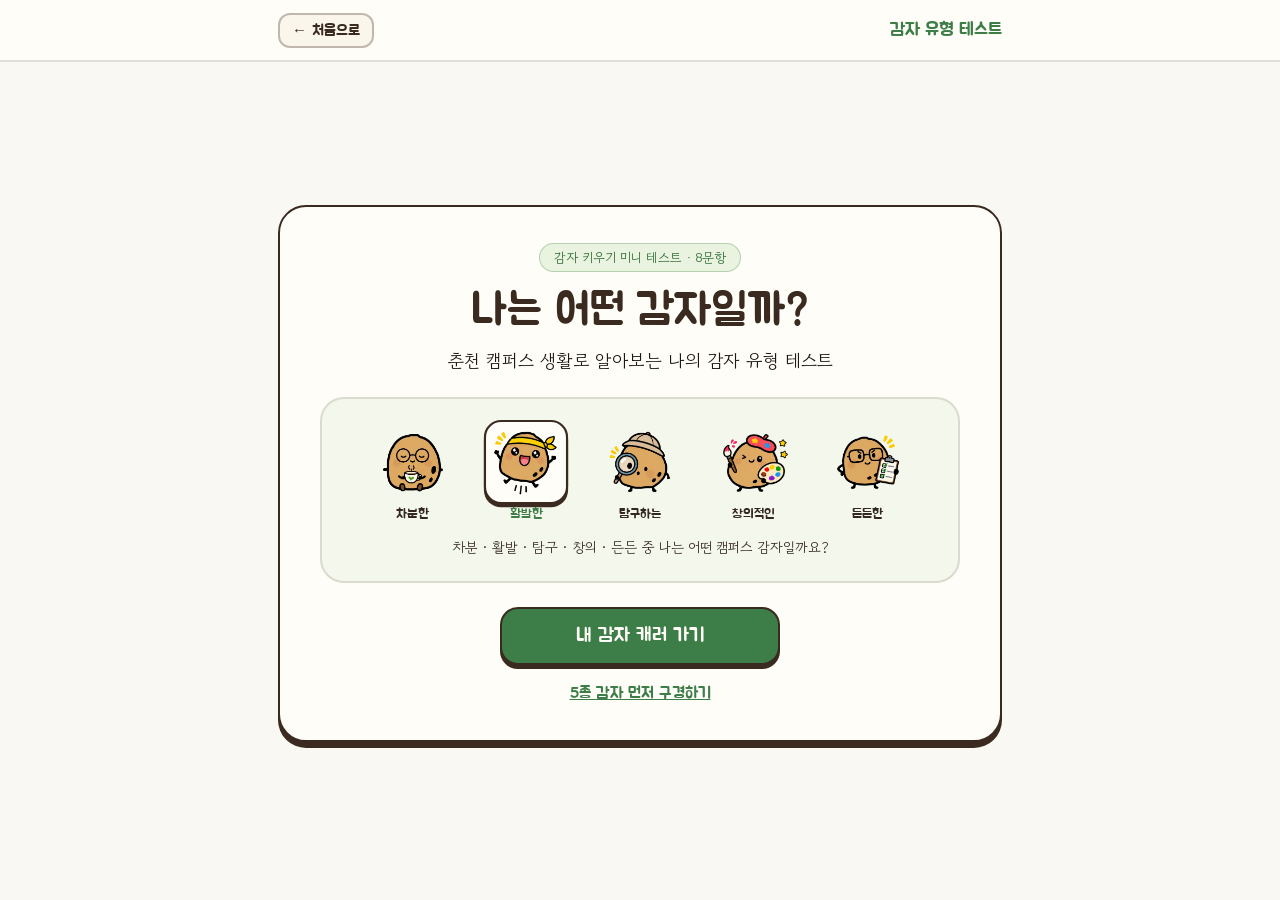
<file: quiz-export/potato-quiz.html>
<!DOCTYPE html>
<html lang="ko">
<head>
  <meta charset="UTF-8" />
  <meta name="viewport" content="width=device-width, initial-scale=1.0" />
  <title>나는 어떤 감자일까? — 감자 유형 테스트</title>
  <link rel="preconnect" href="https://fonts.googleapis.com" />
  <link rel="preconnect" href="https://fonts.gstatic.com" crossorigin />
  <link href="https://fonts.googleapis.com/css2?family=Gowun+Dodum&family=Jua&display=swap" rel="stylesheet" />
  <style>
    :root {
      --ink: #3a2a20;
      --body: #1f1712;
      --muted: #332720;
      --paper: #fffdf7;
      --bg: #faf8f2;
      --green: #3d7d47;
      --green-dark: #32693b;
      --meadow: #e9f3df;
      --font-display: "Jua", "Apple SD Gothic Neo", "Malgun Gothic", sans-serif;
      --font-body: "Gowun Dodum", "Apple SD Gothic Neo", "Malgun Gothic", sans-serif;
    }

    * { box-sizing: border-box; }
    body {
      margin: 0;
      min-height: 100vh;
      font-family: var(--font-body);
      color: var(--ink);
      background: var(--bg);
      word-break: keep-all;
      overflow-x: hidden;
      display: flex;
      flex-direction: column;
    }

    h1, h2, h3, .font-display { font-family: var(--font-display); font-weight: 400; margin: 0; }
    button { font-family: inherit; cursor: pointer; }
    a { text-decoration: none; }

    .topbar {
      position: sticky;
      top: 0;
      z-index: 30;
      background: rgba(255, 253, 247, 0.94);
      backdrop-filter: blur(8px);
      border-bottom: 2px solid rgba(58, 42, 32, 0.15);
    }
    .topbar-inner {
      max-width: 760px;
      margin: 0 auto;
      padding: 0 18px;
      height: 60px;
      display: flex;
      align-items: center;
      justify-content: space-between;
      gap: 12px;
    }
    .btn-home-top {
      display: inline-flex;
      align-items: center;
      gap: 6px;
      padding: 6px 12px;
      border-radius: 12px;
      background: #faf6ec;
      border: 2px solid rgba(58, 42, 32, 0.3);
      color: var(--ink);
      font-family: var(--font-display);
      font-size: 15px;
    }
    .btn-home-top:hover { background: #efe7d5; border-color: var(--ink); }

    .container {
      flex: 1;
      width: 100%;
      max-width: 760px;
      margin: 0 auto;
      padding: 32px 18px 48px;
      display: flex;
      flex-direction: column;
      justify-content: center;
    }
    .card {
      background: var(--paper);
      border: 2px solid var(--ink);
      border-radius: 28px;
      box-shadow: 0 6px 0 var(--ink);
      padding: 28px 24px;
    }
    @media (min-width: 640px) { .card { padding: 36px 40px; } }

    .pill {
      display: inline-flex;
      padding: 4px 14px;
      border-radius: 999px;
      background: var(--meadow);
      border: 1px solid rgba(61, 125, 71, 0.3);
      color: #2f6b38;
      font-size: 13px;
    }

    .intro-preview {
      margin: 24px 0;
      padding: 24px 14px;
      border-radius: 24px;
      background: #f4f8ec;
      border: 2px solid rgba(58, 42, 32, 0.14);
    }
    .intro-grid {
      display: grid;
      grid-template-columns: repeat(5, 1fr);
      gap: 8px;
      max-width: 560px;
      margin: 0 auto 14px;
      align-items: end;
    }
    .intro-item { display: flex; flex-direction: column; align-items: center; gap: 6px; }
    .intro-thumb {
      width: 52px;
      height: 52px;
      border-radius: 16px;
      padding: 4px;
      display: flex;
      align-items: center;
      justify-content: center;
      transition: transform 0.3s ease, background 0.3s ease, border-color 0.3s ease;
      animation: pq-float 2.8s ease-in-out infinite;
    }
    @media (min-width: 640px) { .intro-thumb { width: 78px; height: 78px; } }
    .intro-thumb.active {
      transform: scale(1.08);
      background: var(--paper);
      border: 2px solid var(--ink);
      box-shadow: 0 3px 0 var(--ink);
    }
    .intro-thumb img { width: 100%; height: 100%; object-fit: contain; }
    .intro-label { font-family: var(--font-display); font-size: 13px; color: var(--muted); white-space: nowrap; }
    .intro-label.active { color: var(--green); }

    .btn-primary {
      display: inline-flex;
      align-items: center;
      justify-content: center;
      gap: 8px;
      width: 100%;
      padding: 15px 24px;
      border-radius: 18px;
      background: var(--green);
      color: var(--paper);
      border: 2px solid var(--ink);
      box-shadow: 0 4px 0 var(--ink);
      font-family: var(--font-display);
      font-size: 19px;
      transition: transform 0.12s ease, background 0.15s ease;
    }
    .btn-primary:hover { background: var(--green-dark); }
    .btn-primary:active { transform: translateY(2px); }

    .btn-secondary {
      display: inline-flex;
      align-items: center;
      justify-content: center;
      gap: 6px;
      width: 100%;
      padding: 12px 16px;
      border-radius: 16px;
      background: var(--paper);
      color: var(--ink);
      border: 2px solid var(--ink);
      box-shadow: 0 3px 0 var(--ink);
      font-family: var(--font-display);
      font-size: 16px;
    }
    .btn-secondary:hover { background: #f5efe2; }

    .btn-subtle {
      display: inline-flex;
      align-items: center;
      justify-content: center;
      gap: 6px;
      width: 100%;
      padding: 11px 12px;
      border-radius: 12px;
      background: var(--bg);
      color: var(--body);
      border: 1px solid rgba(58, 42, 32, 0.25);
      font-family: var(--font-display);
      font-size: 15px;
    }
    .btn-subtle:hover { background: #efe8d8; }

    .progress-card {
      background: var(--paper);
      border: 2px solid var(--ink);
      border-radius: 22px;
      box-shadow: 0 4px 0 var(--ink);
      padding: 16px 20px;
      margin-bottom: 20px;
    }
    .progress-head { display: flex; justify-content: space-between; align-items: center; margin-bottom: 10px; }
    .track-wrap { position: relative; padding: 30px 14px 4px; }
    .track-potato {
      position: absolute;
      top: 0;
      transform: translateX(-50%);
      transition: left 0.3s ease-out;
      pointer-events: none;
    }
    .track-bar {
      height: 14px;
      border-radius: 999px;
      background: #e8dec9;
      border: 2px solid var(--ink);
      overflow: hidden;
    }
    .track-fill {
      height: 100%;
      border-radius: 999px;
      background: linear-gradient(90deg, #a67c52, #8b6239, #6cc070);
      transition: width 0.3s ease-out;
    }
    .track-dots { display: flex; justify-content: space-between; margin-top: 6px; padding: 0 2px; }
    .track-dot { width: 8px; height: 8px; border-radius: 50%; background: rgba(58, 42, 32, 0.2); }
    .track-dot.done { background: var(--green); }

    .choice-list { display: flex; flex-direction: column; gap: 10px; margin-top: 20px; }
    .choice-btn {
      width: 100%;
      text-align: left;
      padding: 14px 16px;
      border-radius: 16px;
      background: var(--bg);
      border: 2px solid rgba(58, 42, 32, 0.24);
      box-shadow: 0 3px 0 rgba(58, 42, 32, 0.15);
      display: flex;
      align-items: flex-start;
      gap: 12px;
      color: var(--body);
      font-size: 16px;
      line-height: 1.5;
      transition: transform 0.12s ease, background 0.15s ease, border-color 0.15s ease;
    }
    .choice-btn:hover { background: #f1f6e8; border-color: var(--ink); }
    .choice-btn.picked { background: #edf6e3; border-color: var(--green); box-shadow: 0 3px 0 var(--green); }
    .choice-btn.flash { background: var(--green); color: var(--paper); border-color: var(--ink); transform: translateY(2px); }
    .choice-num {
      width: 24px;
      height: 24px;
      border-radius: 50%;
      border: 1px solid rgba(58, 42, 32, 0.3);
      background: var(--paper);
      color: var(--ink);
      font-family: var(--font-display);
      font-size: 13px;
      display: inline-flex;
      align-items: center;
      justify-content: center;
      flex-shrink: 0;
      margin-top: 2px;
    }

    .result-medallion {
      width: 168px;
      height: 168px;
      margin: 14px auto 10px;
      border-radius: 28px;
      border: 2px solid rgba(58, 42, 32, 0.18);
      display: flex;
      align-items: center;
      justify-content: center;
      padding: 14px;
    }
    .result-medallion img { width: 100%; height: 100%; object-fit: contain; animation: pq-result-pop 0.58s cubic-bezier(0.22, 1, 0.36, 1) forwards; }

    .traits-box {
      background: var(--bg);
      border: 2px solid rgba(58, 42, 32, 0.15);
      border-radius: 18px;
      padding: 18px 20px;
      margin: 20px 0 16px;
    }
    .traits-list { list-style: none; padding: 0; margin: 12px 0 0; display: flex; flex-direction: column; gap: 10px; }
    .traits-list li { display: flex; gap: 8px; font-size: 16px; line-height: 1.5; color: var(--body); }

    .partner-box {
      background: #f2f8ea;
      border: 2px solid rgba(61, 125, 71, 0.3);
      border-radius: 18px;
      padding: 16px 18px;
      display: flex;
      align-items: center;
      justify-content: space-between;
      gap: 14px;
      margin-bottom: 20px;
    }
    .partner-thumb {
      width: 72px;
      height: 72px;
      border-radius: 16px;
      border: 2px solid rgba(58, 42, 32, 0.2);
      padding: 6px;
      flex-shrink: 0;
    }
    .partner-thumb img { width: 100%; height: 100%; object-fit: contain; }

    .grid-2 { display: grid; grid-template-columns: 1fr; gap: 10px; margin-top: 10px; }
    @media (min-width: 520px) { .grid-2 { grid-template-columns: 1fr 1fr; } }
    .grid-2-always { display: grid; grid-template-columns: 1fr 1fr; gap: 10px; margin-top: 10px; }

    .toast {
      position: fixed;
      bottom: 24px;
      left: 50%;
      transform: translateX(-50%);
      z-index: 60;
      background: var(--ink);
      color: var(--paper);
      font-family: var(--font-display);
      padding: 12px 20px;
      border-radius: 16px;
      box-shadow: 0 8px 24px rgba(0, 0, 0, 0.2);
      display: none;
    }
    .toast.show { display: block; animation: pq-step-in 0.25s ease; }

    .modal-backdrop {
      position: fixed;
      inset: 0;
      z-index: 50;
      background: rgba(58, 42, 32, 0.55);
      display: none;
      align-items: center;
      justify-content: center;
      padding: 16px;
    }
    .modal-backdrop.open { display: flex; }
    .modal-card {
      width: 100%;
      max-width: 640px;
      max-height: 85vh;
      overflow-y: auto;
      background: var(--paper);
      border: 2px solid var(--ink);
      border-radius: 26px;
      box-shadow: 0 8px 0 var(--ink);
      padding: 24px;
    }
    .dex-item {
      display: flex;
      align-items: center;
      gap: 14px;
      padding: 12px;
      border-radius: 16px;
      background: var(--bg);
      border: 2px solid rgba(58, 42, 32, 0.16);
      margin-top: 10px;
    }
    .dex-item.mine { background: #f2f9eb; border-color: var(--green); }
    .dex-img { width: 68px; height: 68px; border-radius: 14px; padding: 6px; border: 2px solid rgba(58, 42, 32, 0.18); flex-shrink: 0; }
    .dex-img img { width: 100%; height: 100%; object-fit: contain; }

    @keyframes pq-float { 0%, 100% { transform: translateY(0); } 50% { transform: translateY(-6px); } }
    @keyframes pq-dig-wobble {
      0%, 100% { transform: translateY(0) rotate(0); }
      25% { transform: translateY(-8px) rotate(-6deg); }
      55% { transform: translateY(2px) rotate(5deg); }
    }
    @keyframes pq-result-pop {
      0% { opacity: 0; transform: scale(0.65) translateY(16px); }
      60% { opacity: 1; transform: scale(1.07) translateY(-5px); }
      100% { opacity: 1; transform: scale(1) translateY(0); }
    }
    @keyframes pq-step-in { from { opacity: 0; transform: translateY(10px); } to { opacity: 1; transform: translateY(0); } }
    .step-in { animation: pq-step-in 0.28s ease; }
    .wobble { animation: pq-dig-wobble 0.65s ease-in-out infinite; }
  </style>
</head>
<body>
  <header class="topbar">
    <div class="topbar-inner">
      <button type="button" class="btn-home-top" id="btn-top-home">← 처음으로</button>
      <span class="font-display" style="color: var(--green); font-size: 18px;">감자 유형 테스트</span>
    </div>
  </header>

  <main class="container" id="app"></main>

  <div class="toast" id="toast" role="status" aria-live="polite">링크가 복사되었어요!</div>

  <div class="modal-backdrop" id="dex-modal" role="dialog" aria-modal="true" aria-label="5종 감자 도감">
    <div class="modal-card" id="dex-card"></div>
  </div>

  <script>
    // 이미지 기본 경로: 같은 폴더면 ".", public 하위면 "/public" 또는 "" 로 수정하세요.
    const IMAGE_BASE = "../public";
    const APP_LIVE_URL = "https://gamja-kiugi.vercel.app/";
    const ORDER = ["calm", "cheerful", "searching", "creative", "dependable"];
    const CIRCLED = ["①", "②", "③"];

    const RESULTS = {
      calm: {
        id: "calm", name: "차분한 감자", file: "calm%20potato.png",
        oneLiner: "신중하고 꼼꼼하게 생각한 뒤 움직이는 유형",
        traits: [
          "결정 전 조건과 디테일을 빠짐없이 체크함",
          "급한 상황에서도 중심을 잡아주는 팀의 브레이크",
          "나만의 페이스로 알짜 경험을 차곡차곡 쌓음"
        ],
        partnerId: "cheerful", partnerName: "활발한 감자", badgeBg: "#E9F3DF", stageBg: "#F1F7EA"
      },
      cheerful: {
        id: "cheerful", name: "활발한 감자", file: "cheerful%20potato.png",
        oneLiner: "에너지가 넘치고 사람들과 어울리는 걸 좋아하는 유형",
        traits: [
          "어색한 첫 조별과제 분위기를 5분 만에 녹임",
          "서포터즈·축제·대외활동 현장에서 에너지를 얻음",
          "사람들과 부딪히며 새로운 기회를 가장 먼저 발견함"
        ],
        partnerId: "calm", partnerName: "차분한 감자", badgeBg: "#FFF2CC", stageBg: "#FFF9E6"
      },
      searching: {
        id: "searching", name: "탐구하는 감자", file: "searching%20potato.png",
        oneLiner: "궁금한 걸 깊이 파고들고 새로운 지식을 찾는 유형",
        traits: [
          "관심 분야가 생기면 레퍼런스부터 끝까지 파고듦",
          "근거와 논리가 탄탄한 자료 조사 능력자",
          "숨겨진 공고나 알짜 정보를 남들보다 빠르게 찾아냄"
        ],
        partnerId: "creative", partnerName: "창의적인 감자", badgeBg: "#E6F1F8", stageBg: "#F1F7FB"
      },
      creative: {
        id: "creative", name: "창의적인 감자", file: "creative%20potato.png",
        oneLiner: "남다른 아이디어와 표현으로 새로운 걸 만드는 유형",
        traits: [
          "뻔한 과제 주제도 색다른 컨셉으로 뒤집어 버림",
          "발표 자료나 결과물에 자기만의 감각을 담아냄",
          "\"없으면 만들지 뭐!\" 실행력으로 새 프로젝트를 엶"
        ],
        partnerId: "dependable", partnerName: "든든한 감자", badgeBg: "#F1EBFF", stageBg: "#F7F3FF"
      },
      dependable: {
        id: "dependable", name: "든든한 감자", file: "dependable%20potato.png",
        oneLiner: "책임감 있고 꾸준하게 맡은 일을 해내는 유형",
        traits: [
          "마감일과 체크리스트는 절대 놓치지 않는 일정 마스터",
          "맡은 일은 끝까지 마무리해 팀원들의 신뢰 1순위",
          "학년별 할 일을 하나씩 채워 이력서를 완성하는 성실파"
        ],
        partnerId: "creative", partnerName: "창의적인 감자", badgeBg: "#F8ECD8", stageBg: "#FDF6EA"
      }
    };

    const QUESTIONS = [
      {
        id: 1, question: "새 학기 첫 조별과제 단톡방, 내가 가장 먼저 하는 행동은?",
        choices: [
          { text: "모두의 의견을 다 들어본 뒤 빠진 부분만 조용히 짚어준다", type: "calm" },
          { text: "\"안녕하세요!! 오늘 점심 같이 드실 분?\" 분위기부터 띄운다", type: "cheerful" },
          { text: "주제와 관련된 자료·레퍼런스 링크를 먼저 찾아 모아둔다", type: "searching" },
          { text: "남들 다 하는 뻔한 PPT 말고 색다른 발표 컨셉을 던져본다", type: "creative" },
          { text: "회의 일정표랑 역할 분담 체크리스트부터 정리해 올린다", type: "dependable" }
        ]
      },
      {
        id: 2, question: "수업 사이 공강이 3시간이나 생겼다! 나의 선택은?",
        choices: [
          { text: "조용한 카페 구석에서 따뜻한 차 마시며 밀린 생각을 정리한다", type: "calm" },
          { text: "공강 겹치는 친구들한테 바로 연락해서 같이 밥 먹고 수다 떤다", type: "cheerful" },
          { text: "도서관이나 유튜브에서 요즘 꽂힌 분야를 끝까지 파고든다", type: "searching" },
          { text: "문득 떠오른 아이디어를 메모장이나 노트에 끄적이며 구상한다", type: "creative" },
          { text: "이번 주 할 일 목록을 꺼내서 과제 하나를 미리 끝내버린다", type: "dependable" }
        ]
      },
      {
        id: 3, question: "\"춘천에는 할 게 없다\"는 친구의 말에 내 속마음은?",
        choices: [
          { text: "'일단 내가 뭘 하고 싶은지부터 차근차근 정리해 봐야겠는데'", type: "calm" },
          { text: "'에이, 동아리나 축제 서포터즈 같이 해보면 재밌을 텐데!'", type: "cheerful" },
          { text: "'진짜 없나? 온라인이랑 지역 공고부터 싹 다 검색해 봐야지'", type: "searching" },
          { text: "'없으면 우리가 재밌는 프로젝트 하나 만들어 버리면 되지!'", type: "creative" },
          { text: "'지금 학년에 꼭 해야 할 것부터 하나씩 챙겨 두는 게 먼저야'", type: "dependable" }
        ]
      },
      {
        id: 4, question: "마음에 드는 공모전 공고를 발견했을 때 나는?",
        choices: [
          { text: "자격 요건, 심사 기준, 마감일까지 꼼꼼히 읽고 지원 여부를 결정한다", type: "calm" },
          { text: "같이 나갈 팀원부터 신나게 모집해서 브레인스토밍을 시작한다", type: "cheerful" },
          { text: "역대 수상작들을 전부 찾아보며 어떤 포인트가 먹히는지 분석한다", type: "searching" },
          { text: "공고 주제를 보자마자 머릿속에 떠오르는 독특한 기획안부터 적는다", type: "creative" },
          { text: "마감일까지 역산해서 주차별 작업 스케줄표부터 짠다", type: "dependable" }
        ]
      },
      {
        id: 5, question: "발표 하루 전, 갑자기 기획 일부를 수정해야 한다면?",
        choices: [
          { text: "당황하지 않고 침착하게 어디부터 고쳐야 안전할지 우선순위를 정한다", type: "calm" },
          { text: "\"우리 할 수 있어!\" 지친 팀원들 텐션을 끌어올리며 함께 해결한다", type: "cheerful" },
          { text: "왜 문제가 생겼는지 원인을 정확히 파악해서 논리적인 대안을 찾는다", type: "searching" },
          { text: "위기를 기회로 삼아 아예 더 임팩트 있는 반전 아이디어를 낸다", type: "creative" },
          { text: "밤을 새우더라도 맡은 파트는 완성도 있게 끝까지 책임지고 마감한다", type: "dependable" }
        ]
      },
      {
        id: 6, question: "축제 부스나 학과 행사를 준비할 때 맡고 싶은 역할은?",
        choices: [
          { text: "전체 동선과 안전, 예산 등을 꼼꼼하게 점검하는 운영 매니저", type: "calm" },
          { text: "부스 앞에서 지나가는 사람들 시선을 끄는 홍보·MC 담당", type: "cheerful" },
          { text: "사람들이 뭘 좋아하는지 사전 설문과 트렌드를 조사하는 리서처", type: "searching" },
          { text: "포스터, 굿즈, 부스 컨셉을 톡톡 튀게 꾸미는 아트·기획 디렉터", type: "creative" },
          { text: "물품 발주부터 당일 타임테이블까지 빈틈없이 챙기는 총괄 팀장", type: "dependable" }
        ]
      },
      {
        id: 7, question: "나만의 스펙과 이력서를 채워가는 스타일은?",
        choices: [
          { text: "남들 속도 신경 쓰지 않고 내 페이스로 신중하게 알짜배기만 고른다", type: "calm" },
          { text: "다양한 대외활동과 네트워킹으로 사람들과 부딪히며 경험을 쌓는다", type: "cheerful" },
          { text: "관심 직무와 전공 지식을 깊이 파서 전문성 있는 기록을 남긴다", type: "searching" },
          { text: "나만의 색깔이 드러나는 포트폴리오와 독창적인 결과물로 승부한다", type: "creative" },
          { text: "1학년부터 4학년까지 학년별 할 일을 빠짐없이 성실하게 쌓아간다", type: "dependable" }
        ]
      },
      {
        id: 8, question: "졸업할 때 내 감자가 어떤 모습이었으면 좋겠어?",
        choices: [
          { text: "흔들리지 않는 단단한 내면을 가진 여유로운 감자", type: "calm" },
          { text: "어디서든 사랑받고 좋은 인연이 가득한 인싸 감자", type: "cheerful" },
          { text: "자기 분야에 대해서라면 누구보다 잘 아는 박학다식 감자", type: "searching" },
          { text: "세상에 없던 나만의 무기를 만들어낸 반짝이는 감자", type: "creative" },
          { text: "어떤 자리든 믿고 맡길 수 있는 프로페셔널한 감자", type: "dependable" }
        ]
      }
    ];

    const MINI_POTATO_SVG = `
      <svg xmlns="http://www.w3.org/2000/svg" width="32" height="32" viewBox="0 0 100 100" aria-hidden="true">
        <path d="M48 32 C66 32 82 48 84 65 C85 78 74 88 52 88 C30 88 17 83 17 67 C17 48 30 32 48 32 Z" fill="#CFA75C" stroke="#3A2A20" stroke-width="5" stroke-linejoin="round"/>
        <ellipse cx="73" cy="69" rx="3.2" ry="4.5" transform="rotate(28 73 69)" fill="#3A2A20"/>
        <ellipse cx="64" cy="77" rx="2.6" ry="3.8" transform="rotate(38 64 77)" fill="#3A2A20"/>
        <path d="M50 32 C50 25 50 22 50 18" stroke="#628E4C" stroke-width="3.5" stroke-linecap="round" fill="none"/>
        <path d="M50 19 C44 11 33 10 32 17 C31 23 42 24 50 19 Z" fill="#C6EA9F" stroke="#628E4C" stroke-width="2.8" stroke-linejoin="round"/>
        <path d="M50 19 C56 11 67 10 68 17 C69 23 58 24 50 19 Z" fill="#C6EA9F" stroke="#628E4C" stroke-width="2.8" stroke-linejoin="round"/>
      </svg>`;

    let stage = "intro";
    let qIndex = 0;
    let answers = Array(QUESTIONS.length).fill(null);
    let resultType = null;
    let spotlightIdx = 0;
    let spotlightTimer = null;

    const app = document.getElementById("app");
    const toast = document.getElementById("toast");
    const dexModal = document.getElementById("dex-modal");
    const dexCard = document.getElementById("dex-card");

    function imgPath(file) { return `${IMAGE_BASE}/${file}`; }

    function parseResultFromUrl() {
      const m = location.hash.replace(/^#/, "").match(/^(?:quiz\/)?result=([a-z]+)$/i);
      if (m && RESULTS[m[1].toLowerCase()]) return m[1].toLowerCase();
      const q = new URLSearchParams(location.search).get("result");
      if (q && RESULTS[q.toLowerCase()]) return q.toLowerCase();
      return null;
    }

    function computeWinner() {
      const scores = Object.fromEntries(ORDER.map(k => [k, 0]));
      const lastIdx = Object.fromEntries(ORDER.map(k => [k, -1]));
      answers.forEach((t, i) => { if (t) { scores[t] += 2; lastIdx[t] = i; } });
      let best = ORDER[0], max = -1, bestLast = -1;
      for (const t of ORDER) {
        if (scores[t] > max || (scores[t] === max && lastIdx[t] > bestLast)) {
          max = scores[t]; bestLast = lastIdx[t]; best = t;
        }
      }
      return best;
    }

    function openDex() {
      dexCard.innerHTML = `
        <div style="display:flex;justify-content:space-between;align-items:flex-start;border-bottom:1px solid rgba(58,42,32,.15);padding-bottom:14px;">
          <div>
            <div style="font-size:13px;color:var(--green);">춘천 캠퍼스 감자 도감</div>
            <h2 style="font-size:28px;margin-top:2px;">5종 감자 도감</h2>
          </div>
          <button type="button" id="dex-close" style="width:38px;height:38px;border-radius:12px;border:2px solid rgba(58,42,32,.25);background:var(--bg);font-size:18px;">✕</button>
        </div>
        ${ORDER.map(id => {
          const p = RESULTS[id];
          const mine = resultType === id;
          return `
            <div class="dex-item ${mine ? "mine" : ""}">
              <div class="dex-img" style="background:${p.stageBg};"><img src="${imgPath(p.file)}" alt="${p.name}" /></div>
              <div>
                <div style="display:flex;align-items:center;gap:8px;flex-wrap:wrap;">
                  <strong class="font-display" style="font-size:20px;">${p.name}</strong>
                  ${mine ? `<span style="background:var(--green);color:#fff;font-size:12px;padding:2px 8px;border-radius:999px;">내 유형</span>` : ""}
                </div>
                <div style="font-size:15px;color:var(--body);margin-top:4px;">${p.oneLiner}</div>
                <div style="font-size:13px;color:var(--muted);margin-top:3px;">환상의 팀플 파트너: ${p.partnerName}</div>
              </div>
            </div>`;
        }).join("")}
      `;
      dexModal.classList.add("open");
      document.getElementById("dex-close").onclick = () => dexModal.classList.remove("open");
    }

    function showToast() {
      toast.classList.add("show");
      setTimeout(() => toast.classList.remove("show"), 2300);
    }

    function render() {
      clearInterval(spotlightTimer);
      window.scrollTo({ top: 0, behavior: "auto" });

      if (stage === "intro") {
        app.innerHTML = `
          <section class="card step-in" style="text-align:center;">
            <span class="pill">감자 키우기 미니 테스트 · 8문항</span>
            <h1 style="font-size:44px;margin-top:12px;">나는 어떤 감자일까?</h1>
            <p style="font-size:18px;color:var(--body);margin:8px 0 0;">춘천 캠퍼스 생활로 알아보는 나의 감자 유형 테스트</p>
            <div class="intro-preview">
              <div class="intro-grid" id="intro-grid">
                ${ORDER.map((id, i) => {
                  const p = RESULTS[id];
                  return `
                    <div class="intro-item">
                      <div class="intro-thumb ${i === spotlightIdx ? "active" : ""}" style="animation-delay:${i * 220}ms;">
                        <img src="${imgPath(p.file)}" alt="${p.name}" />
                      </div>
                      <span class="intro-label ${i === spotlightIdx ? "active" : ""}">${p.name.replace(" 감자", "")}</span>
                    </div>`;
                }).join("")}
              </div>
              <p style="font-size:14px;color:var(--muted);margin:0;">차분 · 활발 · 탐구 · 창의 · 든든 중 나는 어떤 캠퍼스 감자일까요?</p>
            </div>
            <button type="button" class="btn-primary" id="btn-start" style="max-width:280px;">내 감자 캐러 가기</button>
            <div style="margin-top:14px;">
              <button type="button" id="btn-intro-dex" style="background:none;border:none;color:var(--green);font-family:var(--font-display);font-size:16px;text-decoration:underline;">5종 감자 먼저 구경하기</button>
            </div>
          </section>`;
        document.getElementById("btn-start").onclick = () => {
          answers = Array(QUESTIONS.length).fill(null);
          qIndex = 0; resultType = null; stage = "play";
          history.replaceState(null, "", "#quiz");
          render();
        };
        document.getElementById("btn-intro-dex").onclick = openDex;
        spotlightTimer = setInterval(() => {
          spotlightIdx = (spotlightIdx + 1) % ORDER.length;
          const items = document.querySelectorAll("#intro-grid .intro-item");
          items.forEach((el, i) => {
            el.querySelector(".intro-thumb").classList.toggle("active", i === spotlightIdx);
            el.querySelector(".intro-label").classList.toggle("active", i === spotlightIdx);
          });
        }, 1800);
        return;
      }

      if (stage === "play") {
        const q = QUESTIONS[qIndex];
        const pct = Math.round(((qIndex + 1) / QUESTIONS.length) * 100);
        const ratio = qIndex / (QUESTIONS.length - 1);
        app.innerHTML = `
          <div class="progress-card">
            <div class="progress-head">
              <button type="button" id="btn-prev" style="padding:6px 12px;border-radius:10px;background:#faf6ec;border:1px solid rgba(58,42,32,.25);font-family:var(--font-display);font-size:14px;">← 이전</button>
              <span class="font-display" style="color:var(--green);font-size:16px;">${qIndex + 1} / ${QUESTIONS.length}</span>
            </div>
            <div class="track-wrap">
              <div class="track-potato" style="left:calc(16px + (100% - 32px) * ${ratio});">${MINI_POTATO_SVG}</div>
              <div class="track-bar"><div class="track-fill" style="width:${pct}%;"></div></div>
              <div class="track-dots">${QUESTIONS.map((_, i) => `<span class="track-dot ${i <= qIndex ? "done" : ""}"></span>`).join("")}</div>
            </div>
          </div>
          <section class="card step-in">
            <div class="font-display" style="color:var(--green);font-size:16px;margin-bottom:6px;">Q${q.id}.</div>
            <h2 style="font-size:28px;line-height:1.35;">${q.question}</h2>
            <div class="choice-list">
              ${q.choices.map((c, idx) => `
                <button type="button" class="choice-btn ${answers[qIndex] === c.type ? "picked" : ""}" data-type="${c.type}">
                  <span class="choice-num">${idx + 1}</span>
                  <span>${c.text}</span>
                </button>`).join("")}
            </div>
          </section>`;
        document.getElementById("btn-prev").onclick = () => {
          if (qIndex === 0) stage = "intro"; else qIndex -= 1;
          render();
        };
        document.querySelectorAll(".choice-btn").forEach((btn) => {
          btn.onclick = () => {
            btn.classList.add("flash");
            answers[qIndex] = btn.dataset.type;
            setTimeout(() => {
              if (qIndex < QUESTIONS.length - 1) {
                qIndex += 1; render();
              } else {
                const winner = computeWinner();
                stage = "loading"; render();
                setTimeout(() => {
                  resultType = winner; stage = "result";
                  history.replaceState(null, "", `#quiz/result=${winner}`);
                  render();
                }, 1200);
              }
            }, 170);
          };
        });
        return;
      }

      if (stage === "loading") {
        app.innerHTML = `
          <section class="card step-in" style="text-align:center;padding:56px 24px;">
            <div style="width:140px;height:140px;margin:0 auto 20px;border-radius:50%;background:#eef6e5;border:2px solid rgba(58,42,32,.2);display:flex;align-items:center;justify-content:center;">
              <img src="${imgPath("searching%20potato.png")}" alt="감자 캐는 중" class="wobble" style="width:96px;height:96px;object-fit:contain;" />
            </div>
            <h2 style="font-size:28px;">춘천 감자밭에서 당신을 캐는 중...</h2>
            <p style="color:var(--muted);margin-top:8px;">8가지 답변을 모아 딱 맞는 감자를 찾고 있어요</p>
          </section>`;
        return;
      }

      const res = RESULTS[resultType];
      const partner = RESULTS[res.partnerId];
      app.innerHTML = `
        <article class="card">
          <div style="text-align:center;">
            <span class="pill" style="background:${res.badgeBg};">나의 캠퍼스 감자 유형</span>
            <div class="result-medallion" style="background:${res.stageBg};">
              <img src="${imgPath(res.file)}" alt="${res.name}" />
            </div>
            <h1 style="font-size:38px;">${res.name}</h1>
            <p style="font-size:18px;color:var(--body);margin:8px 0 0;">${res.oneLiner}</p>
          </div>

          <div class="traits-box">
            <h2 style="font-size:22px;">캠퍼스 특징 3가지</h2>
            <ul class="traits-list">
              ${res.traits.map((t, i) => `<li><span class="font-display" style="color:var(--green);">${CIRCLED[i]}</span><span>${t}</span></li>`).join("")}
            </ul>
          </div>

          <div class="partner-box">
            <div>
              <div style="font-size:13px;color:var(--green);">환상의 팀플 파트너</div>
              <div class="font-display" style="font-size:24px;margin:2px 0;">${res.partnerName}</div>
              <div style="font-size:14px;color:var(--muted);">${partner.oneLiner}</div>
            </div>
            <div class="partner-thumb" style="background:${partner.stageBg};">
              <img src="${imgPath(partner.file)}" alt="${partner.name}" />
            </div>
          </div>

          <a class="btn-primary" href="${APP_LIVE_URL}" target="_blank" rel="noopener noreferrer">감자 키우기 앱에서 내 기회 찾기 ↗</a>
          <div class="grid-2">
            <button type="button" class="btn-secondary" id="btn-copy">결과 링크 복사</button>
            <button type="button" class="btn-secondary" id="btn-dex">5종 감자 도감 보기</button>
          </div>
          <div class="grid-2-always">
            <button type="button" class="btn-subtle" id="btn-retry">다시 하기</button>
            <button type="button" class="btn-subtle" id="btn-home">처음으로</button>
          </div>
        </article>`;

      document.getElementById("btn-copy").onclick = async () => {
        const url = `${location.origin}${location.pathname}#quiz/result=${resultType}`;
        try { await navigator.clipboard.writeText(url); } catch {}
        showToast();
      };
      document.getElementById("btn-dex").onclick = openDex;
      document.getElementById("btn-retry").onclick = () => {
        answers = Array(QUESTIONS.length).fill(null);
        qIndex = 0; resultType = null; stage = "play";
        history.replaceState(null, "", "#quiz");
        render();
      };
      document.getElementById("btn-home").onclick = () => {
        resultType = null; stage = "intro";
        history.replaceState(null, "", "#quiz");
        render();
      };
    }

    document.getElementById("btn-top-home").onclick = () => {
      resultType = null; stage = "intro";
      history.replaceState(null, "", "#quiz");
      render();
    };
    dexModal.onclick = (e) => { if (e.target === dexModal) dexModal.classList.remove("open"); };
    window.addEventListener("keydown", (e) => { if (e.key === "Escape") dexModal.classList.remove("open"); });

    const initial = parseResultFromUrl();
    if (initial) { resultType = initial; stage = "result"; }
    render();
  </script>
</body>
</html>
</file>
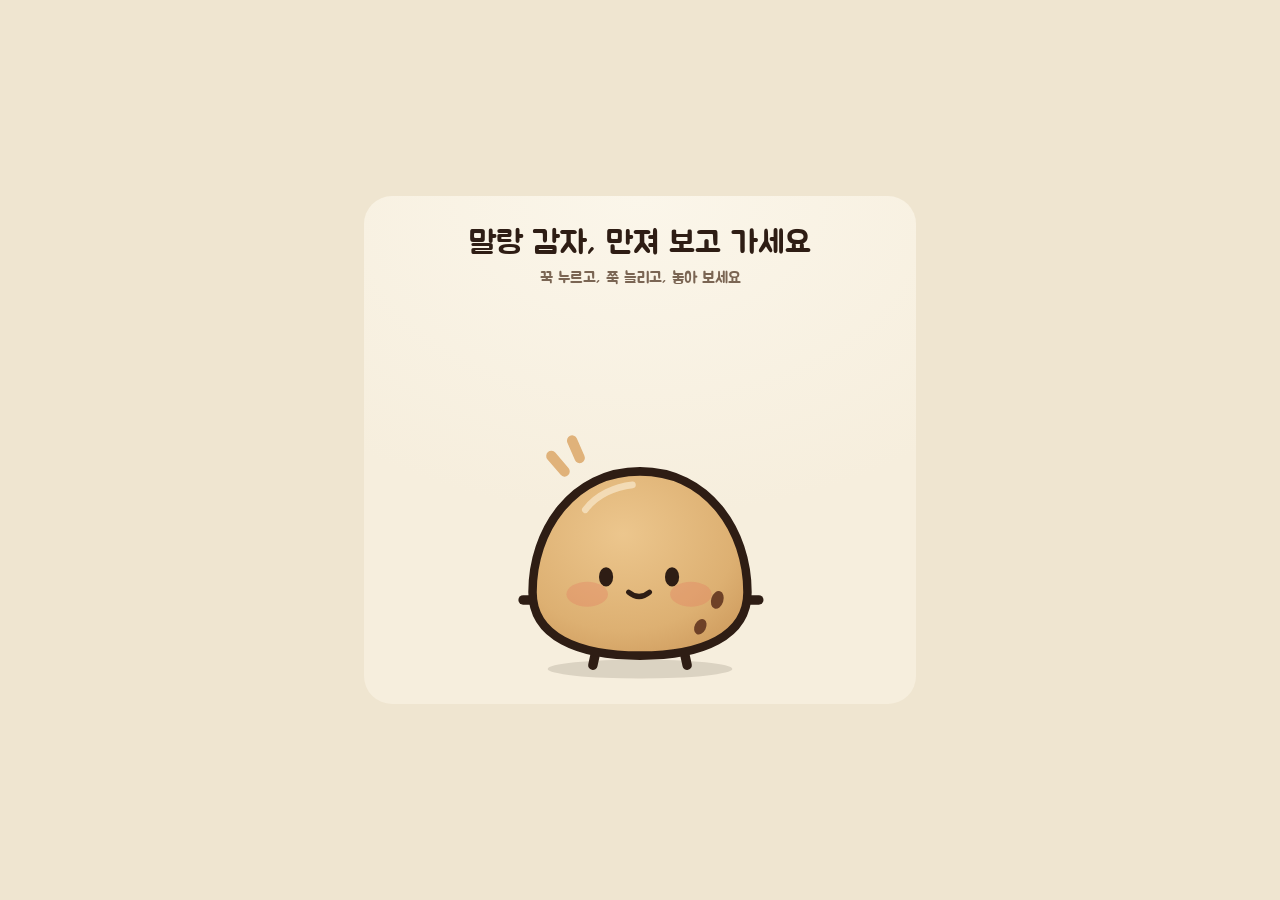
<file: public/assets/aistudio/potato_malang_be9bc54a.html>
<!doctype html>
<html lang="ko">
<head>
<meta charset="UTF-8" />
<meta name="viewport" content="width=device-width, initial-scale=1" />
<title>말랑 감자</title>
<link rel="preconnect" href="https://fonts.googleapis.com" />
<link rel="preconnect" href="https://fonts.gstatic.com" crossorigin />
<link rel="stylesheet" href="https://fonts.googleapis.com/css2?family=Jua&display=swap" />
<!--
  말랑 감자: 감자 키우기 소개 홈페이지에 붙이는 "화면 속 말랑이".
  꾹 누르면 납작해지고, 끌면 늘어나고, 놓으면 띠용 하고 돌아온다. 누를수록 볼이 빨개지고 한마디씩 한다.

  홈페이지에 넣는 법 (둘 중 하나)
  1) 이 파일을 그대로 올리고 iframe으로:
     <iframe src="gamja-squishy.html" title="말랑 감자" style="width:100%;height:560px;border:0"></iframe>
  2) 아래 <style id="gamja-squishy-style">, <section class="gsq">…</section>, <script id="gamja-squishy-script"> 세 덩어리를
     홈페이지 HTML에 그대로 복사. 클래스 이름이 모두 gsq- 로 시작해서 다른 스타일과 섞이지 않는다.
  외부 라이브러리 없음 (글꼴 Jua만 Google Fonts에서 받음, 없으면 기본 글꼴).
-->
<style id="gamja-squishy-style">
.gsq { --gsq-ink: #2e1d14; --gsq-ink-2: #7a6553; --gsq-paper: #f6eedd; --gsq-cut: #fffdf7; --gsq-blush: 0;
  position: relative; display: grid; justify-items: center; gap: 6px; padding: 28px 16px 22px; border-radius: 28px;
  background: radial-gradient(120% 90% at 50% 0%, #fbf6ea 0%, var(--gsq-paper) 70%); color: var(--gsq-ink);
  font-family: 'Jua', 'Pretendard Variable', 'Apple SD Gothic Neo', system-ui, sans-serif; overflow: hidden; user-select: none; -webkit-user-select: none; }
.gsq-title { margin: 0; font-size: clamp(24px, 5vw, 32px); font-weight: 400; line-height: 1.2; }
.gsq-lead { margin: 0; font-size: 16px; color: var(--gsq-ink-2); }
.gsq-stage { position: relative; width: min(320px, 78vw); aspect-ratio: 300 / 360; margin-top: 4px; }
.gsq-say { position: absolute; left: 50%; top: 0; z-index: 2; translate: -50% 0; padding: 9px 18px 10px; border: 3px solid var(--gsq-ink); border-radius: 18px;
  background: var(--gsq-cut); font-size: 19px; line-height: 1.2; white-space: nowrap; opacity: 0; scale: 0.6; transition: opacity 0.18s, scale 0.32s cubic-bezier(0.3, 1.6, 0.5, 1); pointer-events: none; }
.gsq-say::after { content: ''; position: absolute; left: 50%; bottom: -10px; width: 14px; height: 14px; translate: -50% 0; rotate: 45deg; background: var(--gsq-cut);
  border-right: 3px solid var(--gsq-ink); border-bottom: 3px solid var(--gsq-ink); }
.gsq-say.on { opacity: 1; scale: 1; }
.gsq-btn { position: absolute; inset: 14% 0 0; display: block; width: 100%; padding: 0; border: 0; background: none; cursor: grab; touch-action: none; -webkit-tap-highlight-color: transparent; }
.gsq-btn:active { cursor: grabbing; }
.gsq-btn:focus-visible { outline: 3px dashed var(--gsq-ink-2); outline-offset: 6px; border-radius: 40%; }
.gsq-btn svg { display: block; width: 100%; height: 100%; overflow: visible; }
.gsq-shadow { transform-box: fill-box; transform-origin: center; }
.gsq-pop { position: absolute; z-index: 3; font-size: 22px; color: var(--gsq-ink); pointer-events: none; opacity: 0; translate: -50% -50%;
  animation: gsq-pop 0.9s cubic-bezier(0.2, 0.8, 0.3, 1) forwards; text-shadow: 0 2px 0 var(--gsq-cut); }
@keyframes gsq-pop { 0% { opacity: 0; scale: 0.5; } 20% { opacity: 1; scale: 1.1; } 100% { opacity: 0; scale: 1; translate: -50% -170%; } }
@media (prefers-reduced-motion: reduce) { .gsq-pop { animation-duration: 0.01s; } .gsq-say { transition: none; } }
</style>
</head>
<body style="margin:0;min-height:100vh;display:grid;place-items:center;background:#efe5d0;padding:16px;box-sizing:border-box">

<section class="gsq" aria-label="말랑 감자 장난감" style="width:min(520px,100%)">
  <h2 class="gsq-title">말랑 감자, 만져 보고 가세요</h2>
  <p class="gsq-lead">꾹 누르고, 쭉 늘리고, 놓아 보세요</p>
  <div class="gsq-stage">
    <p class="gsq-say" aria-live="polite"></p>
    <button type="button" class="gsq-btn" aria-label="말랑 감자 누르기 (스페이스나 엔터로도 누를 수 있어요)">
      <svg viewBox="0 0 300 348" aria-hidden="true">
        <defs>
          <radialGradient id="gsq-skin" cx="42%" cy="34%" r="75%">
            <stop offset="0" stop-color="#ecc68d" />
            <stop offset="0.7" stop-color="#ddb072" />
            <stop offset="1" stop-color="#cf9c5e" />
          </radialGradient>
        </defs>
        <ellipse class="gsq-shadow" cx="150" cy="334" rx="96" ry="10" fill="#3a2a20" opacity="0.14" />
        <g class="gsq-body">
          <!-- 머리 위 털 두 가닥 -->
          <g class="gsq-hair" stroke="#e0b27a" stroke-width="11" stroke-linecap="round">
            <path d="M56 112 L70 128" />
            <path d="M78 96 L86 114" />
          </g>
          <!-- 팔·발 -->
          <g stroke="#2e1d14" stroke-width="10" stroke-linecap="round">
            <path class="gsq-arm-l" d="M26 262 L42 262" />
            <path class="gsq-arm-r" d="M260 262 L276 262" />
            <path d="M104 312 L100 330" />
            <path d="M196 312 L200 330" />
          </g>
          <!-- 몸 -->
          <path class="gsq-skin" d="M150 128 C 222 128, 264 190, 264 254 C 264 300, 216 320, 150 320 C 84 320, 36 300, 36 254 C 36 190, 78 128, 150 128 Z"
            fill="url(#gsq-skin)" stroke="#2e1d14" stroke-width="9" stroke-linejoin="round" />
          <path d="M92 168 C 104 152, 124 144, 142 142" fill="none" stroke="#fff6e2" stroke-width="7" stroke-linecap="round" opacity="0.55" />
          <!-- 얼굴 (몸보다 살짝 늦게 따라와서 출렁인다) -->
          <g class="gsq-face">
            <ellipse class="gsq-cheek" cx="94" cy="256" rx="22" ry="13" fill="#e2785e" />
            <ellipse class="gsq-cheek" cx="204" cy="256" rx="22" ry="13" fill="#e2785e" />
            <g class="gsq-eyes-open" fill="#2e1d14">
              <ellipse cx="114" cy="238" rx="7.5" ry="10" />
              <ellipse cx="184" cy="238" rx="7.5" ry="10" />
            </g>
            <g class="gsq-eyes-shut" fill="none" stroke="#2e1d14" stroke-width="5.5" stroke-linecap="round" stroke-linejoin="round" style="display:none">
              <path d="M104 230 L118 238 L104 246" />
              <path d="M194 230 L180 238 L194 246" />
            </g>
            <g class="gsq-eyes-blink" fill="none" stroke="#2e1d14" stroke-width="5" stroke-linecap="round" style="display:none">
              <path d="M106 239 Q114 245 122 239" />
              <path d="M176 239 Q184 245 192 239" />
            </g>
            <path class="gsq-mouth" d="M138 254 Q149 263 160 254" fill="none" stroke="#2e1d14" stroke-width="5.5" stroke-linecap="round" />
          </g>
          <!-- 감자 점 -->
          <ellipse cx="232" cy="262" rx="6.5" ry="9.5" fill="#6e4127" transform="rotate(18 232 262)" />
          <ellipse cx="214" cy="290" rx="6" ry="8.5" fill="#6e4127" transform="rotate(28 214 290)" />
        </g>
      </svg>
    </button>
  </div>
</section>

<script id="gamja-squishy-script">
(() => {
  for (const root of document.querySelectorAll('.gsq')) {
    if (root.dataset.ready) continue;
    root.dataset.ready = '1';
    const btn = root.querySelector('.gsq-btn');
    const body = root.querySelector('.gsq-body');
    const face = root.querySelector('.gsq-face');
    const shadow = root.querySelector('.gsq-shadow');
    const cheeks = root.querySelectorAll('.gsq-cheek');
    const open = root.querySelector('.gsq-eyes-open');
    const shut = root.querySelector('.gsq-eyes-shut');
    const blinkG = root.querySelector('.gsq-eyes-blink');
    const mouth = root.querySelector('.gsq-mouth');
    const say = root.querySelector('.gsq-say');
    const stage = root.querySelector('.gsq-stage');
    const calm = matchMedia('(prefers-reduced-motion: reduce)').matches;

    const LINES = ['으앗, 말랑!', '헤헤 간지러워', '나 말랑하지?', '한 번 더!', '진로 걱정은 나한테 꾹!', '스트레스 다 가져갈게', '쫀득쫀득', '춘천 감자는 원래 말랑해'];
    const LOTS = { 10: '그만 만져~ 녹는다고!', 20: '너 진짜 스트레스 많구나…', 30: '이 정도면 우리 찐친이야', 50: '말랑 장인 인정!' };
    const HOLD = ['으으읍…', '납작해진다…', '숨 막혀!'];

    // 스프링: 값마다 [지금, 속도, 목표]
    // sx·sy: 누를 때 납작해지는 정도, px·py: 끌어당긴 방향과 거리(그림 좌표), fx·fy: 얼굴이 늦게 따라오는 정도
    const S = { sx: [1, 0, 1], sy: [1, 0, 1], px: [0, 0, 0], py: [0, 0, 0], fx: [0, 0, 0], fy: [0, 0, 0] };
    const STIFF = calm ? 300 : 210;
    const DAMP = calm ? 30 : 11;
    let pressed = false;
    let pressAt = 0;
    let start = null;
    let count = 0;
    let blush = 0;
    let sayTimer = 0;
    let lastHold = -1;

    const speak = (text, ms = 1500) => {
      say.textContent = text;
      say.classList.add('on');
      clearTimeout(sayTimer);
      sayTimer = setTimeout(() => say.classList.remove('on'), ms);
    };
    const pop = (text, x, y) => {
      if (calm) return;
      const el = document.createElement('span');
      el.className = 'gsq-pop';
      el.textContent = text;
      el.style.left = `${x}%`;
      el.style.top = `${y}%`;
      stage.appendChild(el);
      setTimeout(() => el.remove(), 950);
    };
    const face_ = (squeeze) => {
      open.style.display = squeeze ? 'none' : '';
      shut.style.display = squeeze ? '' : 'none';
      blinkG.style.display = 'none';
      mouth.setAttribute('d', squeeze ? 'M140 258 Q149 250 158 258 Q149 266 140 258 Z' : 'M138 254 Q149 263 160 254');
      mouth.setAttribute('fill', squeeze ? '#7a2f22' : 'none');
    };

    const svg = btn.querySelector('svg');
    const toSvg = (e) => {
      const pt = svg.createSVGPoint();
      pt.x = e.clientX;
      pt.y = e.clientY;
      const q = pt.matrixTransform(svg.getScreenCTM().inverse());
      return { x: q.x, y: q.y };
    };
    const down = (e) => {
      pressed = true;
      pressAt = performance.now();
      lastHold = -1;
      // 잡은 곳(그림 좌표). 끌면 이 점이 마우스·손가락을 따라간다
      start = e && 'clientX' in e ? toSvg(e) : null;
      S.sx[2] = 1.16;
      S.sy[2] = 0.8;
      S.sy[1] -= 2.5;
      face_(true);
      pop('말랑', 30 + Math.random() * 40, 38 + Math.random() * 10);
    };
    const move = (e) => {
      if (!pressed || !start) return;
      // 잡은 곳이 마우스(손가락)를 따라간다 = 끄는 쪽으로 쭉 늘어난다
      const q = toSvg(e);
      let dx = q.x - start.x;
      let dy = q.y - start.y;
      if (dy > 0) dy *= 0.5; // 아래는 바닥이라 조금만
      const MAX = 150;
      const len = Math.hypot(dx, dy);
      if (len > MAX) { dx *= MAX / len; dy *= MAX / len; }
      S.px[2] = dx;
      S.py[2] = dy;
      // 당기기 시작하면 눌린 납작함은 풀린다
      const f = Math.min(1, len / 40);
      S.sy[2] = 0.8 + 0.2 * f;
      S.sx[2] = 1.16 - 0.16 * f;
    };
    const up = () => {
      if (!pressed) return;
      pressed = false;
      count += 1;
      blush = Math.min(1, blush + 0.16);
      // 놓으면 띠용: 목표는 제자리, 반대 방향으로 힘을 준다
      S.sy[1] += (1 - S.sy[0]) * 9;
      S.sx[1] += (1 - S.sx[0]) * 9;
      S.sx[2] = 1;
      S.sy[2] = 1;
      S.px[2] = 0;
      S.py[2] = 0;
      S.fy[1] -= 140;
      face_(false);
      pop(['뽀잉!', '띠용!', '말랑!'][count % 3], 50 + (Math.random() - 0.5) * 50, 30);
      speak(LOTS[count] ?? LINES[(count - 1) % LINES.length], LOTS[count] ? 2200 : 1400);
    };

    // 끄는 동안은 창 전체에서 마우스를 따라간다 (감자 밖으로 나가도, 포인터 캡처가 풀려도 끊기지 않게)
    btn.addEventListener('pointerdown', (e) => {
      e.preventDefault();
      down(e);
      const onMove = (ev) => move(ev);
      const onUp = () => {
        window.removeEventListener('pointermove', onMove);
        window.removeEventListener('pointerup', onUp);
        window.removeEventListener('pointercancel', onUp);
        up();
      };
      window.addEventListener('pointermove', onMove);
      window.addEventListener('pointerup', onUp);
      window.addEventListener('pointercancel', onUp);
    });
    btn.addEventListener('keydown', (e) => {
      if ((e.key === ' ' || e.key === 'Enter') && !e.repeat) { e.preventDefault(); down(null); }
    });
    btn.addEventListener('keyup', (e) => {
      if (e.key === ' ' || e.key === 'Enter') { e.preventDefault(); up(); }
    });
    btn.addEventListener('click', (e) => e.preventDefault());

    let prev = performance.now();
    const tick = (now) => {
      const dt = Math.min(0.033, (now - prev) / 1000);
      prev = now;
      // 오래 누르면 조금씩 더 납작해진다
      if (pressed) {
        const held = (now - pressAt) / 1000;
        if (Math.hypot(S.px[2], S.py[2]) < 20) {
          const deep = Math.min(0.14, held * 0.07);
          if (S.sy[2] <= 0.82) { S.sy[2] = 0.8 - deep; S.sx[2] = 1.16 + deep * 0.9; }
        }
        const step = Math.floor(held / 1.2) - 1;
        if (step >= 0 && step !== lastHold && step < HOLD.length) { lastHold = step; speak(HOLD[step], 1300); }
      } else {
        blush = Math.max(0, blush - dt * 0.05);
      }
      // 얼굴은 몸의 기울기·출렁임을 조금 늦게 따라간다
      S.fx[2] = S.px[0] * 0.12;
      S.fy[2] = (1 - S.sy[0]) * 30 + S.py[0] * 0.12;
      for (const key in S) {
        const v = S[key];
        const stiff = key[0] === 'f' ? STIFF * 0.6 : STIFF;
        // 늘어난 건 놓으면 반대쪽으로 튕겨 늘어나지 않게 거의 바로 멈춘다 (출렁임은 납작·통통으로만)
        const damp = key[0] === 'p' ? 2 * Math.sqrt(stiff) * 0.9 : DAMP;
        const acc = stiff * (v[2] - v[0]) - damp * v[1];
        v[1] += acc * dt;
        v[0] += v[1] * dt;
      }
      const breathe = pressed || calm ? 0 : Math.sin(now / 700) * 0.012;
      const sx = S.sx[0] - breathe * 0.6;
      const sy = S.sy[0] + breathe;
      // 발바닥(아래 가운데, 150 330)을 붙인 채 찌그러뜨린다
      const squash = `translate(150 330) scale(${sx} ${sy}) translate(-150 -330)`;
      // 끄는 쪽으로 늘이기: 발은 바닥(150, 330)에 붙인 채, 머리 꼭대기가 끈 만큼(d) 따라간다.
      // 위로 끌면 길쭉(h↑), 옆으로 끌면 그쪽으로 휘어 늘어나고, 길어진 만큼 옆으로 홀쭉해진다
      const len = Math.hypot(S.px[0], S.py[0]);
      let pull = '';
      let wide = 1;
      if (len > 0.5) {
        const H = 202; // 발바닥(330)에서 머리 꼭대기(128)까지
        const h = Math.max(0.65, Math.min(1.9, 1 - S.py[0] / H));
        const lean = (S.px[0] / H) * 0.7; // 옆으로는 조금 덜 (상자 밖으로 넘어가지 않게)
        const reach = Math.hypot(lean, h); // 발→머리가 얼마나 길어졌나
        const thin = 1 / Math.sqrt(Math.max(0.65, reach));
        // 발 기준 좌표에서 x' = thin·x − lean·y', y' = h·y  (y는 위가 음수)
        pull = `translate(150 330) matrix(${thin} 0 ${-lean} ${h} 0 0) translate(-150 -330) `;
        wide = thin;
      }
      body.setAttribute('transform', pull + squash);
      face.setAttribute('transform', `translate(${S.fx[0]} ${S.fy[0] * 0.3})`);
      shadow.setAttribute('transform', `scale(${sx * 1.02 * wide} 1)`);
      const b = 0.32 + blush * 0.55 + (pressed ? 0.15 : 0);
      cheeks.forEach((c) => c.setAttribute('opacity', b.toFixed(3)));
      // 가끔 깜빡
      if (!pressed) {
        const blink = (now % 3900) < 120;
        open.style.display = blink ? 'none' : '';
        blinkG.style.display = blink ? '' : 'none';
        shut.style.display = 'none';
      }
      requestAnimationFrame(tick);
    };
    requestAnimationFrame(tick);
  }
})();
</script>
</body>
</html>
</file>
